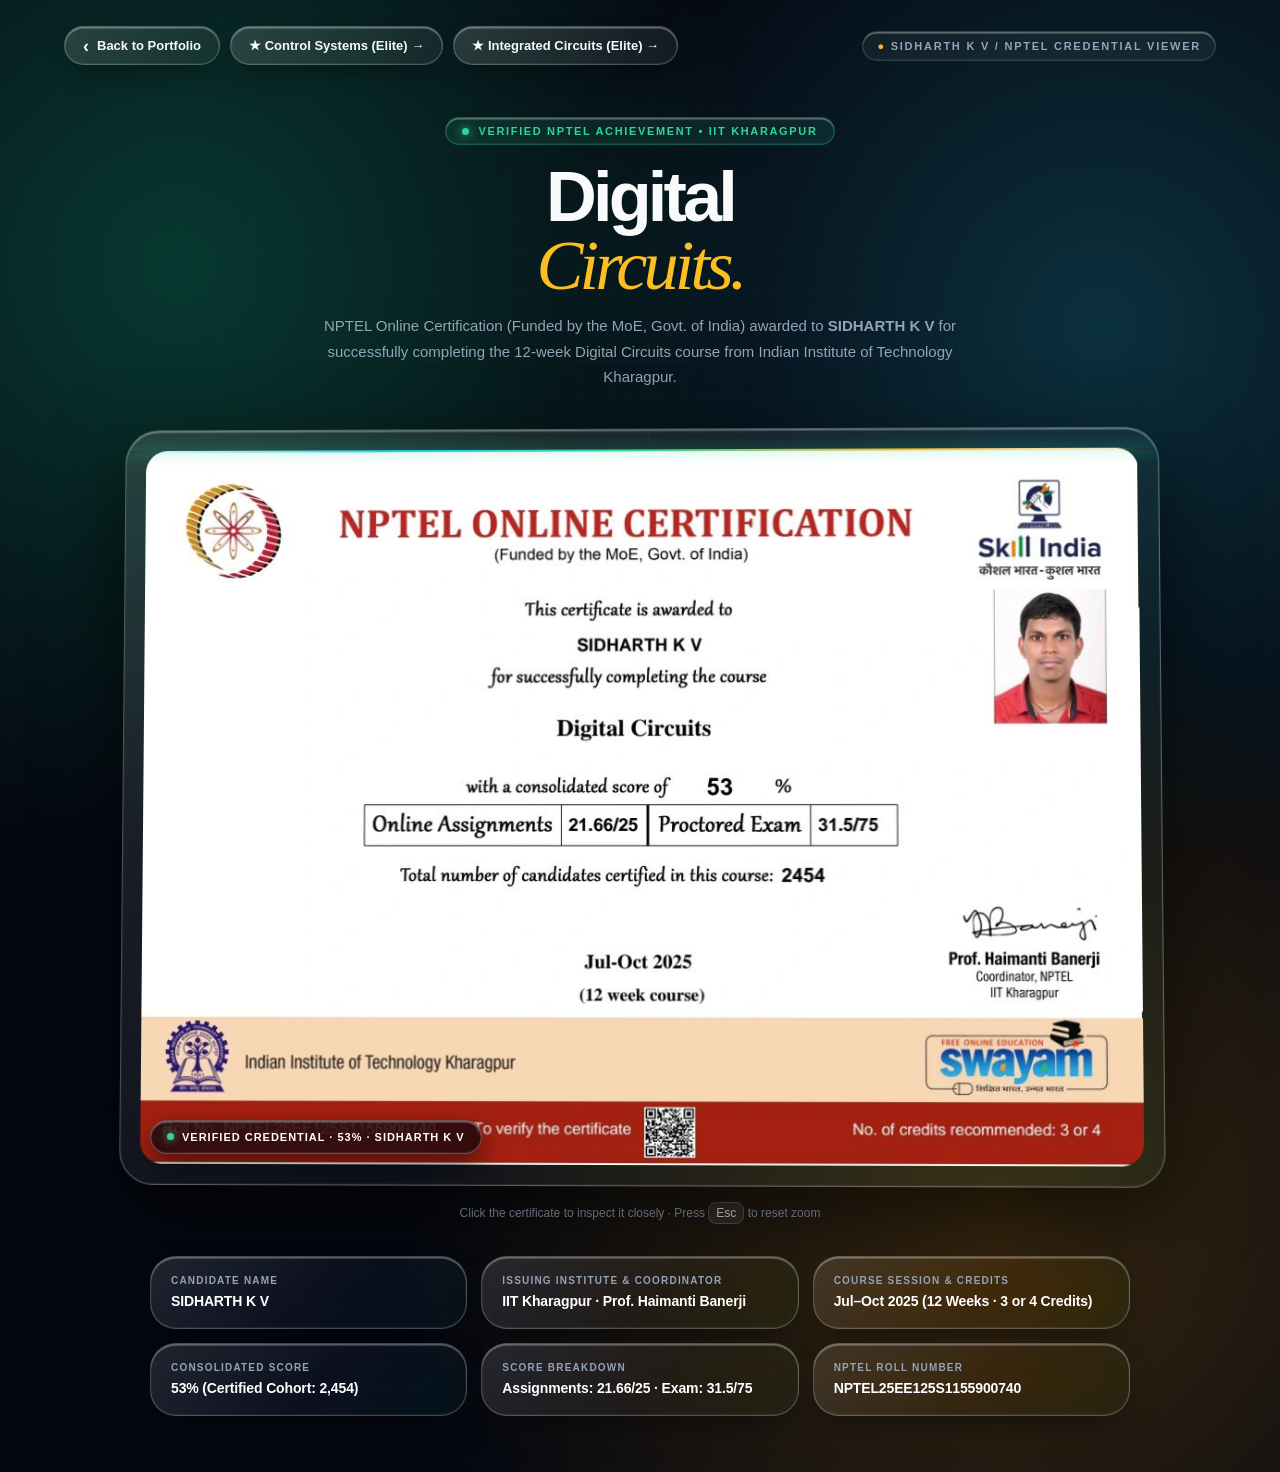
<file: certificate-digital-circuits.html>
<!doctype html>
<html lang="en">
<head>
  <meta charset="utf-8">
  <meta name="viewport" content="width=device-width,initial-scale=1">
  <meta name="theme-color" content="#050811">
  <title>Digital Circuits — NPTEL Certificate | SIDHARTH K V</title>
  <link rel="stylesheet" href="certificate.css">
  <script>
    window.DIGITAL_CERT_CANDIDATES = [
      "DIGITAL CIRCUITS.jfif",
      "DIGITAL CIRCUITS_2.jfif",
      "assets/nptel-digital-circuits.jfif",
      "assets/DIGITAL CIRCUITS.jfif"
    ];
    window.resolveDigitalCertImg = function(imgEl) {
      const idx = parseInt(imgEl.dataset.tryIndex || "0", 10);
      if (idx < window.DIGITAL_CERT_CANDIDATES.length) {
        imgEl.dataset.tryIndex = String(idx + 1);
        imgEl.src = window.DIGITAL_CERT_CANDIDATES[idx];
      }
    };
  </script>
</head>
<body>
  <div class="ambient"></div>

  <div id="verify-hud" class="verify-hud">
    <div class="verify-box">
      <div class="verify-tag">● SWAYAM-NPTEL REGISTRY VERIFICATION</div>
      <div id="verify-title" class="verify-title">VERIFYING: DIGITAL CIRCUITS</div>
      <div id="verify-roll" class="verify-roll">CANDIDATE: SIDHARTH K V • ROLL: NPTEL25EE125S1155900740</div>
      <div class="verify-bar-wrap">
        <div id="verify-bar" class="verify-bar"></div>
      </div>
    </div>
  </div>

  <main class="app">
    <header class="topbar">
      <div class="nav-actions">
        <a class="back" href="Sidharth_KV_Hardware_Portfolio.html#certifications" onclick="navigateWithHud(event, this.href, 'RETURNING TO HARDWARE PORTFOLIO', 'SYS_ID: SKV-ECE-2026')">
          <span>‹</span> Back to Portfolio
        </a>
        <a class="switch-cert" href="certificate-control-systems.html" onclick="navigateWithHud(event, this.href, 'SWITCHING TO: CONTROL SYSTEMS (ELITE)', 'ROLL: NPTEL26DE27S754700629')">
          ★ Control Systems (Elite) →
        </a>
        <a class="switch-cert" href="certificate-integrated-circuits.html" onclick="navigateWithHud(event, this.href, 'SWITCHING TO: INTEGRATED CIRCUITS (ELITE)', 'ROLL: NPTEL26EE33S1154400163')">
          ★ Integrated Circuits (Elite) →
        </a>
      </div>
      <div class="brand"><b>●</b> SIDHARTH K V / NPTEL CREDENTIAL VIEWER</div>
    </header>

    <section class="hero">
      <div class="eyebrow"><i></i> Verified NPTEL Achievement • IIT Kharagpur</div>
      <h1>Digital<br><em>Circuits.</em></h1>
      <p>
        NPTEL Online Certification (Funded by the MoE, Govt. of India) awarded to <strong>SIDHARTH K V</strong> for successfully completing the 12-week Digital Circuits course from Indian Institute of Technology Kharagpur.
      </p>
    </section>

    <figure class="certificate-stage" id="certificate" aria-label="Digital Circuits NPTEL certificate awarded to SIDHARTH K V. Click to zoom.">
      <div class="certificate-card">
        <div class="cert-laser-line"></div>
        <img
          src="DIGITAL CIRCUITS.jfif"
          onerror="window.resolveDigitalCertImg(this)"
          alt="NPTEL Online Certification for Digital Circuits awarded to SIDHARTH K V"
        >
      </div>
      <div class="badge"><i></i> Verified Credential · 53% · SIDHARTH K V</div>
    </figure>

    <p class="hint">Click the certificate to inspect it closely · Press <kbd>Esc</kbd> to reset zoom</p>

    <section class="metadata">
      <div class="meta">
        <small>Candidate Name</small>
        <strong>SIDHARTH K V</strong>
      </div>
      <div class="meta">
        <small>Issuing Institute &amp; Coordinator</small>
        <strong>IIT Kharagpur · Prof. Haimanti Banerji</strong>
      </div>
      <div class="meta">
        <small>Course Session &amp; Credits</small>
        <strong>Jul–Oct 2025 (12 Weeks · 3 or 4 Credits)</strong>
      </div>
      <div class="meta">
        <small>Consolidated Score</small>
        <strong>53% (Certified Cohort: 2,454)</strong>
      </div>
      <div class="meta">
        <small>Score Breakdown</small>
        <strong>Assignments: 21.66/25 · Exam: 31.5/75</strong>
      </div>
      <div class="meta">
        <small>NPTEL Roll Number</small>
        <strong>NPTEL25EE125S1155900740</strong>
      </div>
    </section>
  </main>

  <script>
    const c = document.getElementById('certificate');
    c.addEventListener('click', () => c.classList.toggle('is-zoomed'));
    window.addEventListener('keydown', e => {
      if (e.key === 'Escape') c.classList.remove('is-zoomed');
    });

    window.addEventListener('DOMContentLoaded', () => {
      const hud = document.getElementById('verify-hud');
      const bar = document.getElementById('verify-bar');
      requestAnimationFrame(() => { bar.style.width = '100%'; });
      setTimeout(() => { hud.classList.add('hidden'); }, 620);
    });

    function navigateWithHud(e, targetUrl, title, subtitle) {
      e.preventDefault();
      const hud = document.getElementById('verify-hud');
      const bar = document.getElementById('verify-bar');
      document.getElementById('verify-title').textContent = title;
      document.getElementById('verify-roll').textContent = subtitle;
      bar.style.width = '0%';
      hud.classList.remove('hidden');
      requestAnimationFrame(() => { bar.style.width = '100%'; });
      setTimeout(() => { window.location.href = targetUrl; }, 520);
    }
  </script>
</body>
</html>
</file>
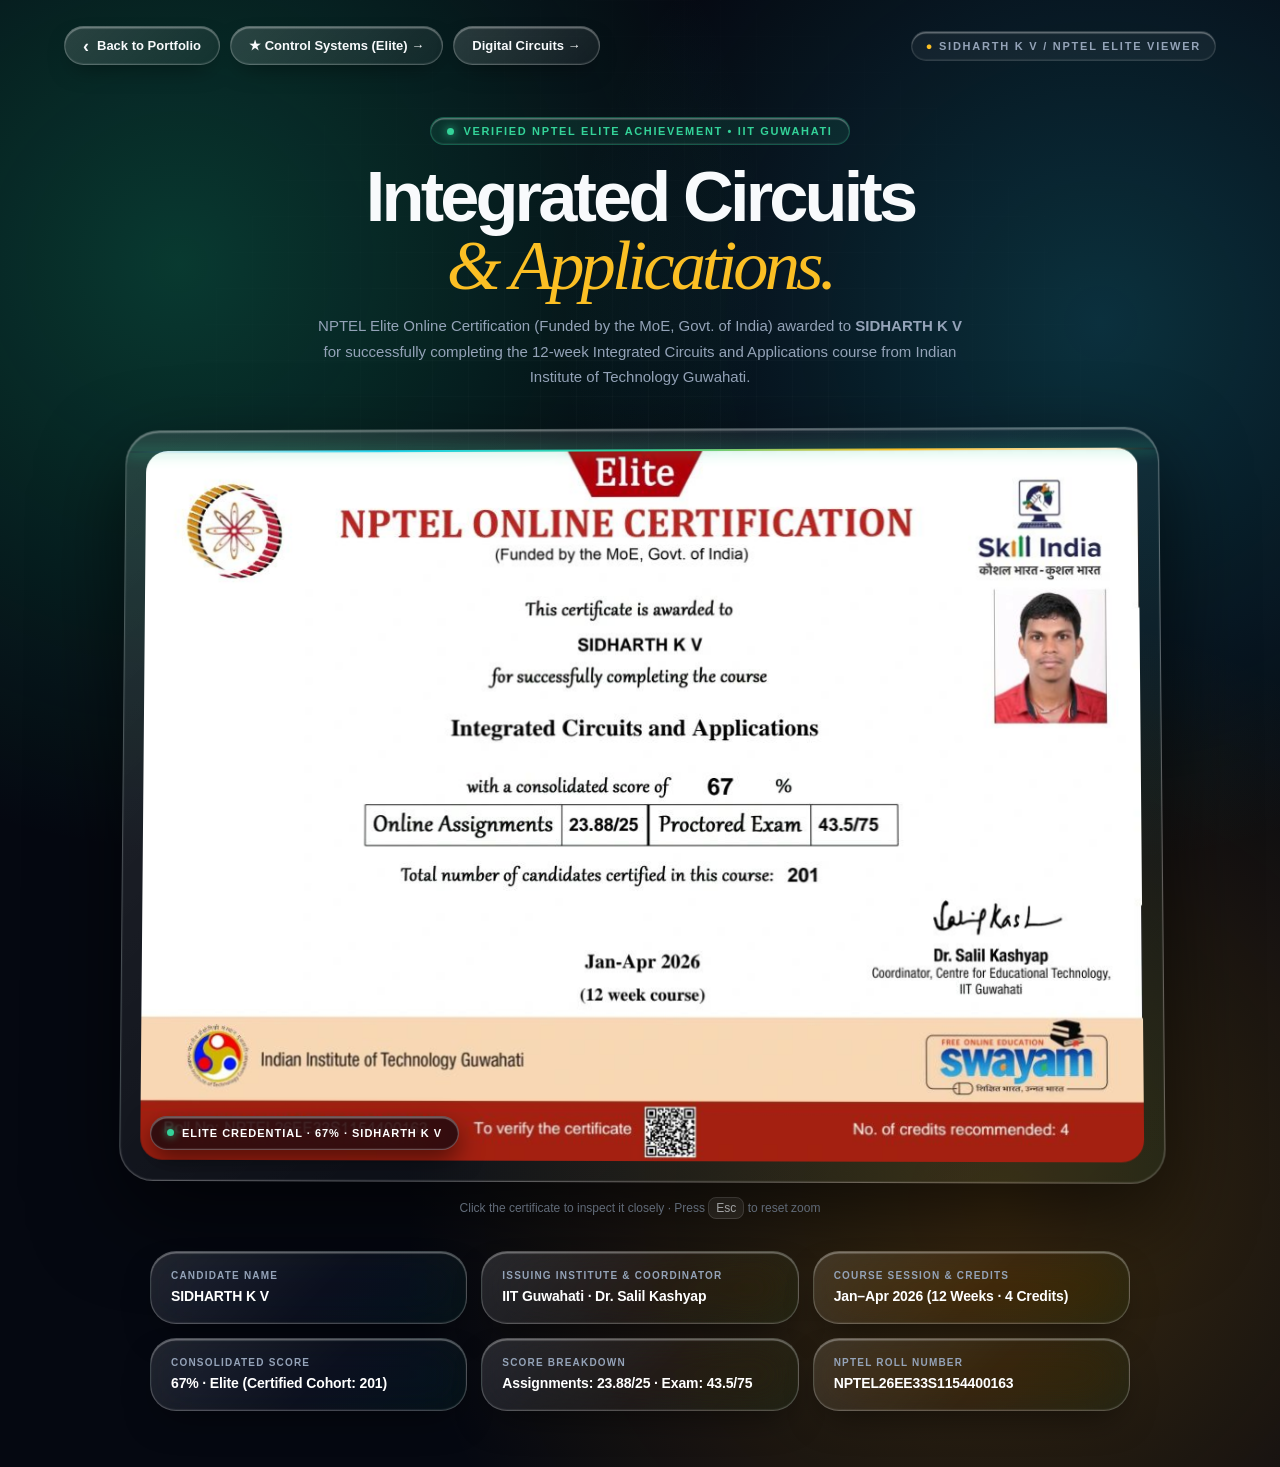
<file: certificate-integrated-circuits.html>
<!doctype html>
<html lang="en">
<head>
  <meta charset="utf-8">
  <meta name="viewport" content="width=device-width,initial-scale=1">
  <meta name="theme-color" content="#050811">
  <title>Integrated Circuits and Applications (Elite) — NPTEL Certificate | SIDHARTH K V</title>
  <link rel="stylesheet" href="certificate.css">
  <script>
    window.IC_CERT_CANDIDATES = [
      "INTEGRATED CIRCUITS.jfif",
      "INTEGRATED CIRCUITS_2.jfif",
      "assets/nptel-integrated-circuits.jfif",
      "assets/INTEGRATED CIRCUITS.jfif"
    ];
    window.resolveIcCertImg = function(imgEl) {
      const idx = parseInt(imgEl.dataset.tryIndex || "0", 10);
      if (idx < window.IC_CERT_CANDIDATES.length) {
        imgEl.dataset.tryIndex = String(idx + 1);
        imgEl.src = window.IC_CERT_CANDIDATES[idx];
      }
    };
  </script>
</head>
<body>
  <div class="ambient"></div>

  <div id="verify-hud" class="verify-hud">
    <div class="verify-box">
      <div class="verify-tag">★ SWAYAM-NPTEL ELITE CREDENTIAL VERIFICATION</div>
      <div id="verify-title" class="verify-title">VERIFYING: INTEGRATED CIRCUITS &amp; APPLICATIONS</div>
      <div id="verify-roll" class="verify-roll">CANDIDATE: SIDHARTH K V • ROLL: NPTEL26EE33S1154400163</div>
      <div class="verify-bar-wrap">
        <div id="verify-bar" class="verify-bar"></div>
      </div>
    </div>
  </div>

  <main class="app">
    <header class="topbar">
      <div class="nav-actions">
        <a class="back" href="Sidharth_KV_Hardware_Portfolio.html#certifications" onclick="navigateWithHud(event, this.href, 'RETURNING TO HARDWARE PORTFOLIO', 'SYS_ID: SKV-ECE-2026')">
          <span>‹</span> Back to Portfolio
        </a>
        <a class="switch-cert" href="certificate-control-systems.html" onclick="navigateWithHud(event, this.href, 'SWITCHING TO: CONTROL SYSTEMS (ELITE)', 'ROLL: NPTEL26DE27S754700629')">
          ★ Control Systems (Elite) →
        </a>
        <a class="switch-cert" href="certificate-digital-circuits.html" onclick="navigateWithHud(event, this.href, 'SWITCHING TO: DIGITAL CIRCUITS (IIT KGP)', 'ROLL: NPTEL25EE125S1155900740')">
          Digital Circuits →
        </a>
      </div>
      <div class="brand"><b>●</b> SIDHARTH K V / NPTEL ELITE VIEWER</div>
    </header>

    <section class="hero">
      <div class="eyebrow"><i></i> Verified NPTEL Elite Achievement • IIT Guwahati</div>
      <h1>Integrated Circuits<br><em>&amp; Applications.</em></h1>
      <p>
        NPTEL Elite Online Certification (Funded by the MoE, Govt. of India) awarded to <strong>SIDHARTH K V</strong> for successfully completing the 12-week Integrated Circuits and Applications course from Indian Institute of Technology Guwahati.
      </p>
    </section>

    <figure class="certificate-stage" id="certificate" aria-label="Integrated Circuits and Applications NPTEL Elite certificate awarded to SIDHARTH K V. Click to zoom.">
      <div class="certificate-card">
        <div class="cert-laser-line"></div>
        <img
          src="INTEGRATED CIRCUITS.jfif"
          onerror="window.resolveIcCertImg(this)"
          alt="NPTEL Elite Online Certification for Integrated Circuits and Applications awarded to SIDHARTH K V"
        >
      </div>
      <div class="badge"><i></i> Elite Credential · 67% · SIDHARTH K V</div>
    </figure>

    <p class="hint">Click the certificate to inspect it closely · Press <kbd>Esc</kbd> to reset zoom</p>

    <section class="metadata">
      <div class="meta">
        <small>Candidate Name</small>
        <strong>SIDHARTH K V</strong>
      </div>
      <div class="meta">
        <small>Issuing Institute &amp; Coordinator</small>
        <strong>IIT Guwahati · Dr. Salil Kashyap</strong>
      </div>
      <div class="meta">
        <small>Course Session &amp; Credits</small>
        <strong>Jan–Apr 2026 (12 Weeks · 4 Credits)</strong>
      </div>
      <div class="meta">
        <small>Consolidated Score</small>
        <strong>67% · Elite (Certified Cohort: 201)</strong>
      </div>
      <div class="meta">
        <small>Score Breakdown</small>
        <strong>Assignments: 23.88/25 · Exam: 43.5/75</strong>
      </div>
      <div class="meta">
        <small>NPTEL Roll Number</small>
        <strong>NPTEL26EE33S1154400163</strong>
      </div>
    </section>
  </main>

  <script>
    const c = document.getElementById('certificate');
    c.addEventListener('click', () => c.classList.toggle('is-zoomed'));
    window.addEventListener('keydown', e => {
      if (e.key === 'Escape') c.classList.remove('is-zoomed');
    });

    window.addEventListener('DOMContentLoaded', () => {
      const hud = document.getElementById('verify-hud');
      const bar = document.getElementById('verify-bar');
      requestAnimationFrame(() => { bar.style.width = '100%'; });
      setTimeout(() => { hud.classList.add('hidden'); }, 620);
    });

    function navigateWithHud(e, targetUrl, title, subtitle) {
      e.preventDefault();
      const hud = document.getElementById('verify-hud');
      const bar = document.getElementById('verify-bar');
      document.getElementById('verify-title').textContent = title;
      document.getElementById('verify-roll').textContent = subtitle;
      bar.style.width = '0%';
      hud.classList.remove('hidden');
      requestAnimationFrame(() => { bar.style.width = '100%'; });
      setTimeout(() => { window.location.href = targetUrl; }, 520);
    }
  </script>
</body>
</html>
</file>
<file: certificate.css>
:root {
  --ink: #050811;
  --glass-bg: linear-gradient(135deg, rgba(255, 255, 255, 0.12) 0%, rgba(255, 255, 255, 0.04) 55%, rgba(16, 185, 129, 0.06) 100%);
  --glass-border: rgba(255, 255, 255, 0.22);
  --glass-specular: inset 0 1.5px 1px 0 rgba(255, 255, 255, 0.34), inset 0 -1px 1px 0 rgba(255, 255, 255, 0.08);
  --text: #f8fafc;
  --muted: #94a3b8;
  --accent: #34d399;
  --gold: #fbbf24;
  --cyan: #22d3ee;
}

* {
  box-sizing: border-box;
}

html {
  min-height: 100%;
  background: var(--ink);
}

body {
  align-items: center;
  background:
    radial-gradient(circle at 14% 18%, rgba(16, 185, 129, 0.28) 0, transparent 36%),
    radial-gradient(circle at 86% 22%, rgba(34, 211, 238, 0.20) 0, transparent 34%),
    radial-gradient(circle at 78% 82%, rgba(245, 158, 11, 0.22) 0, transparent 38%),
    var(--ink);
  color: var(--text);
  display: flex;
  font-family: Inter, -apple-system, BlinkMacSystemFont, "SF Pro Display", "Segoe UI", sans-serif;
  margin: 0;
  min-height: 100vh;
  overflow-x: hidden;
}

.ambient {
  background-image:
    linear-gradient(rgba(255, 255, 255, 0.035) 1px, transparent 1px),
    linear-gradient(90deg, rgba(255, 255, 255, 0.035) 1px, transparent 1px);
  background-size: 36px 36px;
  inset: 0;
  mask-image: radial-gradient(circle at center, black, transparent 80%);
  opacity: 0.7;
  pointer-events: none;
  position: fixed;
}

/* iOS 26 Liquid Glass Transition HUD Overlay */
.verify-hud {
  position: fixed;
  inset: 0;
  z-index: 100;
  background: rgba(5, 8, 17, 0.68);
  backdrop-filter: blur(32px) saturate(190%);
  -webkit-backdrop-filter: blur(32px) saturate(190%);
  display: flex;
  align-items: center;
  justify-content: center;
  padding: 20px;
  transition: opacity 0.42s cubic-bezier(0.16, 1, 0.3, 1), transform 0.42s cubic-bezier(0.16, 1, 0.3, 1), visibility 0.42s;
}

.verify-hud.hidden {
  opacity: 0;
  transform: scale(1.04);
  visibility: hidden;
  pointer-events: none;
}

.verify-box {
  max-width: 460px;
  width: 100%;
  background: linear-gradient(145deg, rgba(255, 255, 255, 0.14), rgba(15, 23, 42, 0.72));
  backdrop-filter: blur(28px) saturate(200%);
  -webkit-backdrop-filter: blur(28px) saturate(200%);
  border: 1px solid rgba(255, 255, 255, 0.28);
  border-radius: 32px;
  padding: 28px 26px;
  text-align: center;
  font-family: "JetBrains Mono", monospace;
  box-shadow:
    0 30px 70px -15px rgba(0, 0, 0, 0.75),
    0 0 40px rgba(52, 211, 153, 0.18),
    var(--glass-specular);
  animation: liquidPop 0.5s cubic-bezier(0.22, 1.28, 0.36, 1) both;
}

@keyframes liquidPop {
  from { opacity: 0; transform: scale(0.88) translateY(18px); }
  to { opacity: 1; transform: scale(1) translateY(0); }
}

.verify-tag {
  font-size: 11px;
  color: var(--accent);
  letter-spacing: 0.15em;
  text-transform: uppercase;
  margin-bottom: 10px;
  font-weight: 700;
}

.verify-title {
  font-size: 17px;
  font-weight: 700;
  color: #fff;
  margin-bottom: 6px;
}

.verify-roll {
  font-size: 12px;
  color: var(--gold);
  margin-bottom: 18px;
}

.verify-bar-wrap {
  width: 100%;
  height: 8px;
  background: rgba(6, 9, 17, 0.65);
  border-radius: 999px;
  overflow: hidden;
  border: 1px solid rgba(255, 255, 255, 0.16);
  box-shadow: inset 0 1px 3px rgba(0, 0, 0, 0.6);
}

.verify-bar {
  height: 100%;
  width: 0%;
  border-radius: 999px;
  background: linear-gradient(90deg, var(--gold), var(--accent), var(--cyan));
  box-shadow: 0 0 16px var(--accent);
  transition: width 0.55s cubic-bezier(0.16, 1, 0.3, 1);
}

.app {
  margin: auto;
  max-width: 1200px;
  padding: 26px 24px 56px;
  position: relative;
  width: 100%;
}

.topbar {
  align-items: center;
  animation: rise 0.7s cubic-bezier(0.22, 1, 0.36, 1) both;
  display: flex;
  flex-wrap: wrap;
  gap: 12px;
  justify-content: space-between;
  margin-bottom: clamp(28px, 5vw, 52px);
}

.nav-actions {
  display: flex;
  align-items: center;
  gap: 10px;
  flex-wrap: wrap;
}

/* iOS 26 Liquid Glass Capsule Buttons */
.back, .switch-cert {
  align-items: center;
  background: linear-gradient(135deg, rgba(255, 255, 255, 0.14), rgba(255, 255, 255, 0.05));
  backdrop-filter: blur(22px) saturate(180%);
  -webkit-backdrop-filter: blur(22px) saturate(180%);
  border: 1px solid var(--glass-border);
  border-radius: 9999px;
  box-shadow: 0 10px 25px -10px rgba(0, 0, 0, 0.5), var(--glass-specular);
  color: var(--text);
  display: inline-flex;
  font-size: 13px;
  font-weight: 600;
  gap: 8px;
  padding: 11px 18px;
  text-decoration: none;
  transition: transform 0.32s cubic-bezier(0.22, 1.28, 0.36, 1), background 0.25s ease, border-color 0.25s ease, box-shadow 0.25s ease;
  cursor: pointer;
}

.back:hover {
  background: linear-gradient(135deg, rgba(52, 211, 153, 0.24), rgba(255, 255, 255, 0.08));
  border-color: rgba(52, 211, 153, 0.65);
  box-shadow: 0 14px 28px -10px rgba(52, 211, 153, 0.35), var(--glass-specular);
  transform: translateX(-3px) scale(1.03);
}

.switch-cert:hover {
  background: linear-gradient(135deg, rgba(251, 191, 36, 0.24), rgba(255, 255, 255, 0.08));
  border-color: rgba(251, 191, 36, 0.65);
  box-shadow: 0 14px 28px -10px rgba(251, 191, 36, 0.35), var(--glass-specular);
  transform: translateY(-2px) scale(1.03);
}

.back:active, .switch-cert:active {
  transform: scale(0.96);
}

.back span {
  font-size: 18px;
  line-height: 12px;
}

.brand {
  color: var(--muted);
  font-size: 11px;
  font-weight: 800;
  letter-spacing: 0.16em;
  text-transform: uppercase;
  padding: 8px 14px;
  border-radius: 9999px;
  background: rgba(255, 255, 255, 0.05);
  border: 1px solid rgba(255, 255, 255, 0.12);
  box-shadow: var(--glass-specular);
}

.brand b {
  color: var(--gold);
}

.hero {
  margin: auto;
  max-width: 910px;
  text-align: center;
}

.eyebrow {
  align-items: center;
  color: var(--accent);
  display: inline-flex;
  font-size: 11px;
  font-weight: 800;
  gap: 9px;
  justify-content: center;
  letter-spacing: 0.15em;
  text-transform: uppercase;
  padding: 7px 16px;
  border-radius: 9999px;
  background: rgba(52, 211, 153, 0.1);
  border: 1px solid rgba(52, 211, 153, 0.28);
  box-shadow: var(--glass-specular);
}

.eyebrow i {
  background: var(--accent);
  border-radius: 50%;
  box-shadow: 0 0 10px var(--accent);
  height: 7px;
  width: 7px;
}

h1 {
  animation: rise 0.8s 0.08s cubic-bezier(0.22, 1, 0.36, 1) both;
  font-size: clamp(2.3rem, 5.5vw, 4.7rem);
  letter-spacing: -0.055em;
  line-height: 0.96;
  margin: 18px 0 14px;
}

h1 em {
  color: var(--gold);
  font-family: Georgia, serif;
  font-weight: 400;
}

.hero p {
  animation: rise 0.8s 0.15s cubic-bezier(0.22, 1, 0.36, 1) both;
  color: var(--muted);
  font-size: 15px;
  line-height: 1.7;
  margin: 0 auto 36px;
  max-width: 660px;
}

/* iOS 26 Squircle Stage */
.certificate-stage {
  animation: card-enter 1s 0.2s cubic-bezier(0.16, 1, 0.3, 1) both;
  cursor: zoom-in;
  margin: auto;
  max-width: 1040px;
  perspective: 1600px;
  position: relative;
}

.certificate-stage::before {
  background: linear-gradient(120deg, transparent 28%, rgba(255, 255, 255, 0.42) 48%, transparent 56%);
  border-radius: 36px;
  content: "";
  inset: 0;
  opacity: 0.38;
  position: absolute;
  transform: translateX(-115%);
  transition: transform 0.85s cubic-bezier(0.16, 1, 0.3, 1);
  z-index: 2;
  pointer-events: none;
}

.certificate-stage:hover::before {
  transform: translateX(115%);
}

.certificate-card {
  background: var(--glass-bg);
  backdrop-filter: blur(28px) saturate(190%);
  -webkit-backdrop-filter: blur(28px) saturate(190%);
  border: 1.5px solid rgba(255, 255, 255, 0.26);
  border-radius: 34px;
  box-shadow:
    0 34px 85px rgba(0, 0, 0, 0.6),
    var(--glass-specular);
  overflow: hidden;
  padding: clamp(12px, 2vw, 20px);
  transform: rotateX(1.6deg) rotateY(-0.8deg);
  transition: transform 0.55s cubic-bezier(0.22, 1.28, 0.36, 1), box-shadow 0.55s ease, border-color 0.35s ease;
  position: relative;
}

.certificate-stage:hover .certificate-card {
  border-color: rgba(52, 211, 153, 0.65);
  box-shadow:
    0 44px 105px rgba(0, 0, 0, 0.68),
    0 0 50px rgba(52, 211, 153, 0.2),
    var(--glass-specular);
  transform: rotateX(0) rotateY(0) translateY(-8px) scale(1.012);
}

.certificate-stage.is-zoomed {
  cursor: zoom-out;
  z-index: 5;
}

.certificate-stage.is-zoomed .certificate-card {
  transform: scale(1.06);
}

.certificate-card img {
  border-radius: 22px;
  display: block;
  height: auto;
  width: 100%;
}

@keyframes certLaser {
  0% { top: -5%; opacity: 0; }
  15% { opacity: 0.85; }
  85% { opacity: 0.85; }
  100% { top: 105%; opacity: 0; }
}

.cert-laser-line {
  position: absolute;
  left: 0;
  right: 0;
  height: 2px;
  background: linear-gradient(90deg, transparent, var(--cyan), var(--accent), var(--gold), transparent);
  box-shadow: 0 0 14px var(--accent);
  pointer-events: none;
  z-index: 4;
  animation: certLaser 3.6s ease-in-out infinite;
}

.badge {
  align-items: center;
  backdrop-filter: blur(20px) saturate(180%);
  -webkit-backdrop-filter: blur(20px) saturate(180%);
  background: rgba(6, 9, 17, 0.76);
  border: 1px solid rgba(255, 255, 255, 0.28);
  border-radius: 9999px;
  box-shadow: 0 10px 25px rgba(0, 0, 0, 0.5), var(--glass-specular);
  bottom: 30px;
  color: white;
  display: flex;
  font-size: 11px;
  font-weight: 800;
  gap: 8px;
  left: 30px;
  letter-spacing: 0.09em;
  padding: 10px 16px;
  position: absolute;
  text-transform: uppercase;
  z-index: 3;
}

.badge i {
  background: var(--accent);
  border-radius: 50%;
  height: 7px;
  width: 7px;
  box-shadow: 0 0 8px var(--accent);
}

.hint {
  color: var(--muted);
  font-size: 12px;
  margin: 22px 0 0;
  text-align: center;
}

.hint kbd {
  background: rgba(255, 255, 255, 0.1);
  border: 1px solid rgba(255, 255, 255, 0.2);
  border-radius: 8px;
  color: var(--text);
  font: inherit;
  padding: 3px 7px;
}

/* iOS 26 Liquid Glass Telemetry Tiles */
.metadata {
  display: grid;
  gap: 14px;
  grid-template-columns: repeat(3, 1fr);
  margin: 36px auto 0;
  max-width: 980px;
}

.meta {
  background: var(--glass-bg);
  backdrop-filter: blur(24px) saturate(180%);
  -webkit-backdrop-filter: blur(24px) saturate(180%);
  border: 1px solid var(--glass-border);
  border-radius: 26px;
  padding: 18px 20px;
  box-shadow: 0 16px 36px -14px rgba(0, 0, 0, 0.55), var(--glass-specular);
  transition: transform 0.35s cubic-bezier(0.22, 1.28, 0.36, 1), border-color 0.25s ease, box-shadow 0.25s ease;
}

.meta:hover {
  border-color: rgba(251, 191, 36, 0.55);
  transform: translateY(-4px) scale(1.018);
  box-shadow: 0 22px 42px -12px rgba(0, 0, 0, 0.65), 0 0 25px rgba(251, 191, 36, 0.14), var(--glass-specular);
}

.meta small {
  color: var(--muted);
  display: block;
  font-size: 10px;
  font-weight: 800;
  letter-spacing: 0.12em;
  margin-bottom: 6px;
  text-transform: uppercase;
}

.meta strong {
  font-size: 14px;
  letter-spacing: -0.01em;
  color: #fff;
}

@keyframes rise {
  from { opacity: 0; transform: translateY(22px); }
  to { opacity: 1; transform: translateY(0); }
}

@keyframes card-enter {
  from { filter: blur(8px); opacity: 0; transform: translateY(70px) scale(0.94); }
  to { filter: blur(0); opacity: 1; transform: translateY(0) scale(1); }
}

@media (max-width: 650px) {
  .app { padding: 18px 16px 34px; }
  .brand { font-size: 9px; }
  .topbar { margin-bottom: 28px; }
  .certificate-card { border-radius: 24px; padding: 8px; }
  .certificate-card img { border-radius: 16px; }
  .badge { bottom: 18px; font-size: 9px; left: 18px; padding: 7px 11px; }
  .metadata { grid-template-columns: 1fr; margin-top: 26px; }
}
</file>
